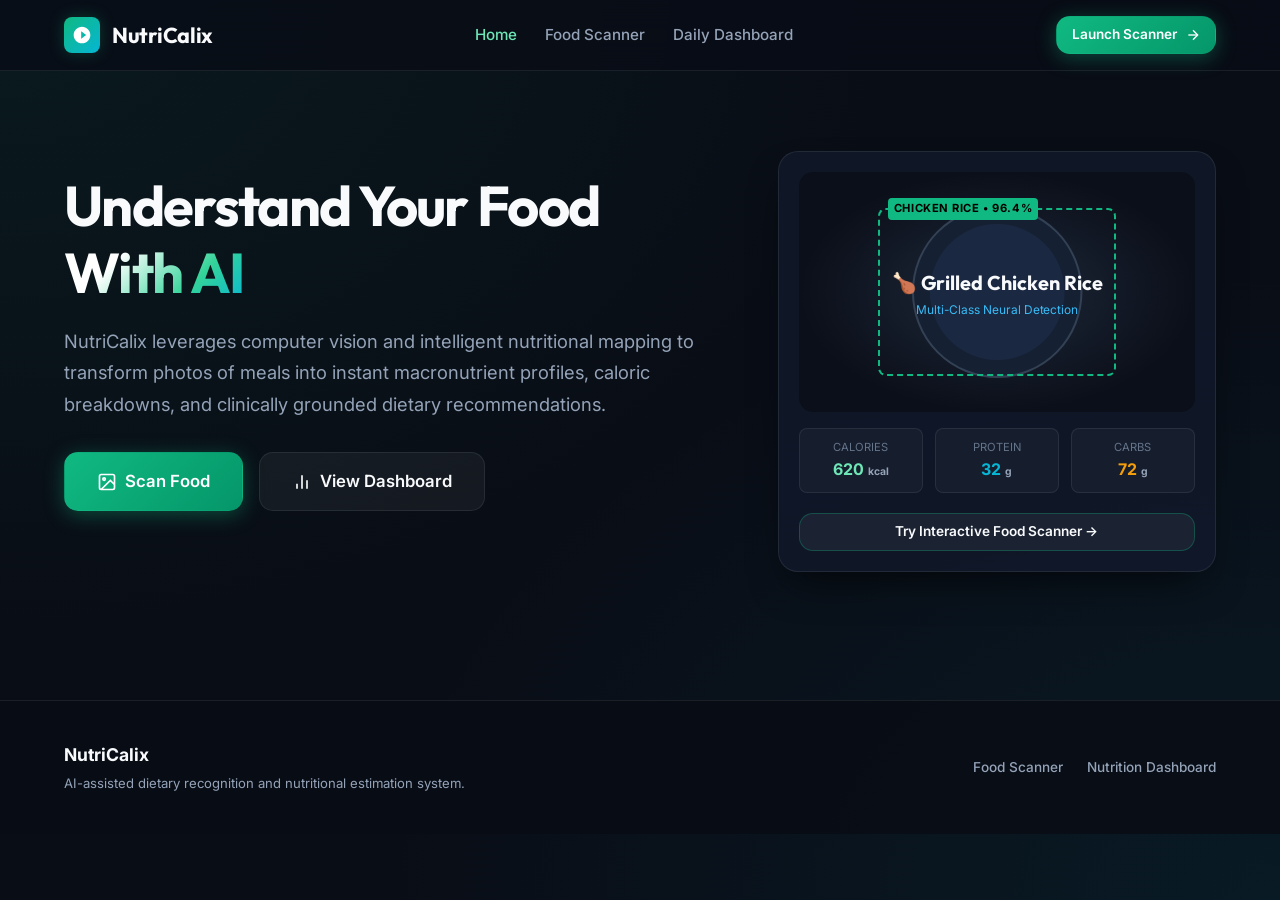
<file: index.html>
<!DOCTYPE html>
<html lang="en">
<head>
  <meta charset="UTF-8">
  <meta name="viewport" content="width=device-width, initial-scale=1.0">
  <title>NutriCalix - Understand Your Food With AI</title>
  <meta name="description" content="NutriCalix - An AI-powered dietary recognition and real-time macronutrient intelligence platform.">
  <link rel="stylesheet" href="css/style.css">
  <link rel="icon" href="data:image/svg+xml,<svg xmlns='http://www.w3.org/2000/svg' viewBox='0 0 100 100'><text y='.9em' font-size='90'>🥗</text></svg>">
</head>
<body>

  <header class="navbar">
    <div class="container nav-container">
      <a href="index.html" class="brand-logo">
        <div class="brand-icon">
          <svg viewBox="0 0 24 24">
            <path d="M12 2C6.48 2 2 6.48 2 12s4.48 10 10 10 10-4.48 10-10S17.52 2 12 2zm-1 14.5v-9l6 4.5-6 4.5z"/>
          </svg>
        </div>
        <span class="brand-name">NutriCalix</span>
      </a>

      <nav>
        <ul class="nav-links">
          <li><a href="index.html" class="nav-link active">Home</a></li>
          <li><a href="scan.html" class="nav-link">Food Scanner</a></li>
          <li><a href="scan.html#dashboard" class="nav-link">Daily Dashboard</a></li>
        </ul>
      </nav>

      <div>
        <a href="scan.html" class="btn btn-primary btn-sm">
          <span>Launch Scanner</span>
          <svg width="16" height="16" viewBox="0 0 24 24" fill="none" stroke="currentColor" stroke-width="2">
            <line x1="5" y1="12" x2="19" y2="12"></line>
            <polyline points="12 5 19 12 12 19"></polyline>
          </svg>
        </a>
      </div>
    </div>
  </header>

  <section class="hero-section">
    <div class="container">
      <div class="hero-grid">
        
        <div class="hero-text-col">
          <h1 class="hero-title">
            Understand Your Food <br>
            <span class="gradient-text">With AI</span>
          </h1>

          <p class="hero-desc">
            NutriCalix leverages computer vision and intelligent nutritional mapping to transform photos of meals into instant macronutrient profiles, caloric breakdowns, and clinically grounded dietary recommendations.
          </p>

          <div class="hero-cta">
            <a href="scan.html" class="btn btn-primary btn-lg" id="scanFoodBtn">
              <svg width="20" height="20" viewBox="0 0 24 24" fill="none" stroke="currentColor" stroke-width="2">
                <rect x="3" y="3" width="18" height="18" rx="2" ry="2"></rect>
                <circle cx="8.5" cy="8.5" r="1.5"></circle>
                <polyline points="21 15 16 10 5 21"></polyline>
              </svg>
              <span>Scan Food</span>
            </a>

            <a href="scan.html#dashboard" class="btn btn-secondary btn-lg">
              <svg width="20" height="20" viewBox="0 0 24 24" fill="none" stroke="currentColor" stroke-width="2">
                <line x1="18" y1="20" x2="18" y2="10"></line>
                <line x1="12" y1="20" x2="12" y2="4"></line>
                <line x1="6" y1="20" x2="6" y2="14"></line>
              </svg>
              <span>View Dashboard</span>
            </a>
          </div>
        </div>

        <div class="hero-preview-col">
          <div class="hero-preview-card">
            <div class="preview-image-box">
              <svg width="100%" height="100%" viewBox="0 0 400 240" preserveAspectRatio="none">
                <defs>
                  <radialGradient id="heroDish" cx="50%" cy="50%" r="50%">
                    <stop offset="0%" stop-color="#1e293b" />
                    <stop offset="100%" stop-color="#0b0f19" />
                  </radialGradient>
                </defs>
                <rect width="400" height="240" fill="url(#heroDish)" />
                <circle cx="200" cy="120" r="85" fill="#152033" stroke="#334155" stroke-width="2"/>
                <circle cx="200" cy="120" r="68" fill="#1b2842" />
                <text x="200" y="118" font-family="'Outfit', sans-serif" font-size="20" font-weight="bold" fill="#f8fafc" text-anchor="middle">🍗 Grilled Chicken Rice</text>
                <text x="200" y="142" font-family="'Inter', sans-serif" font-size="12" fill="#38bdf8" text-anchor="middle">Multi-Class Neural Detection</text>
              </svg>

              <div class="ai-bbox">
                <span class="ai-bbox-label">Chicken Rice • 96.4%</span>
              </div>
            </div>

            <div class="preview-stat-row">
              <div class="preview-stat-pill">
                <div class="p-name">Calories</div>
                <div class="p-val">620 <small style="font-size:0.65rem; color:#94a3b8;">kcal</small></div>
              </div>
              <div class="preview-stat-pill">
                <div class="p-name">Protein</div>
                <div class="p-val" style="color:#06b6d4;">32 <small style="font-size:0.65rem; color:#94a3b8;">g</small></div>
              </div>
              <div class="preview-stat-pill">
                <div class="p-name">Carbs</div>
                <div class="p-val" style="color:#f59e0b;">72 <small style="font-size:0.65rem; color:#94a3b8;">g</small></div>
              </div>
            </div>

            <div style="margin-top: 1.25rem; text-align: center;">
              <a href="scan.html" class="btn btn-secondary btn-sm" style="width: 100%; border-color: rgba(16,185,129,0.3);">
                Try Interactive Food Scanner →
              </a>
            </div>
          </div>
        </div>

      </div>
    </div>
  </section>

  <footer class="footer">
    <div class="container footer-flex">
      <div>
        <div style="font-weight: 700; color: #f8fafc; font-size: 1.1rem; margin-bottom: 0.25rem;">NutriCalix</div>
        <p style="font-size: 0.82rem; margin: 0;">AI-assisted dietary recognition and nutritional estimation system.</p>
      </div>

      <div style="display: flex; gap: 1.5rem; align-items: center;">
        <a href="scan.html" class="nav-link" style="font-size: 0.85rem;">Food Scanner</a>
        <a href="scan.html#dashboard" class="nav-link" style="font-size: 0.85rem;">Nutrition Dashboard</a>
      </div>
    </div>
  </footer>

</body>
</html>
</file>
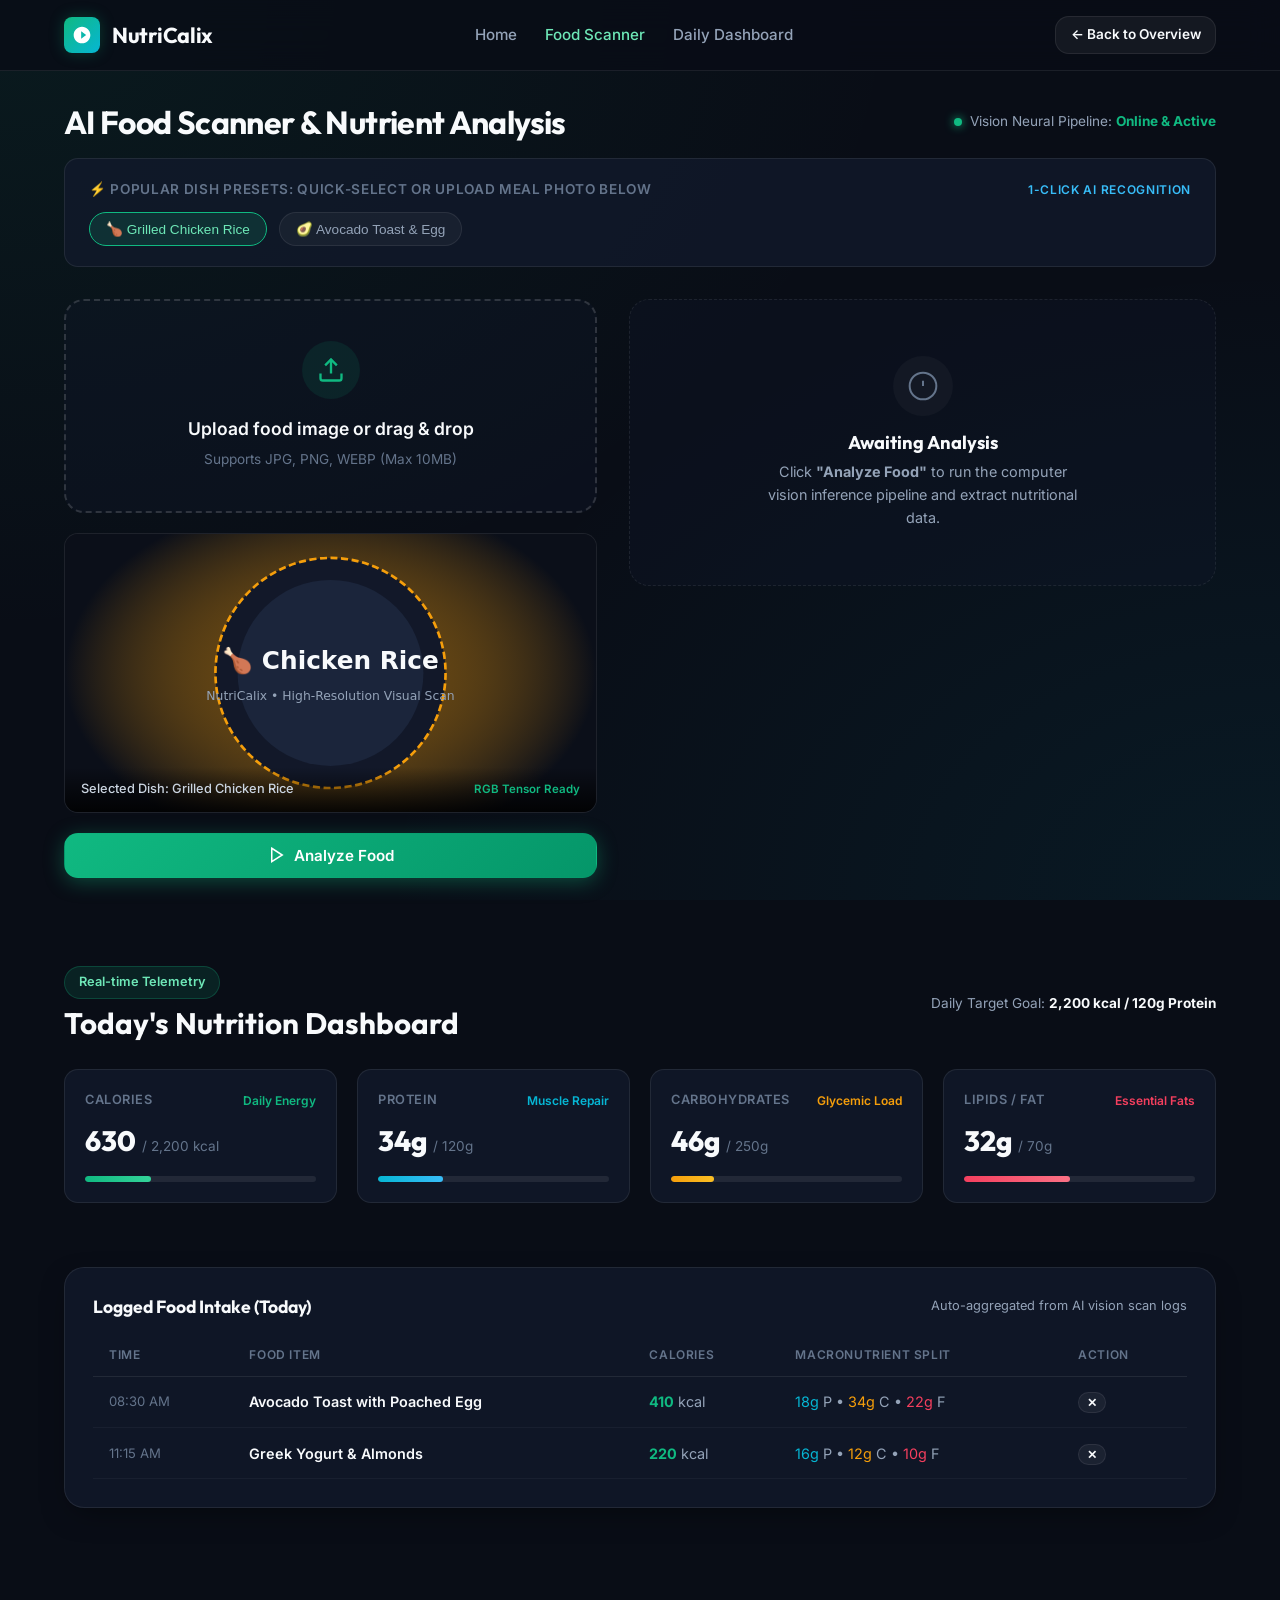
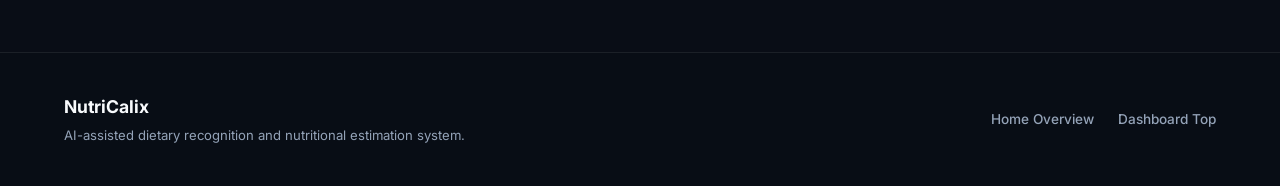
<file: scan.html>
<!DOCTYPE html>
<html lang="en">
<head>
  <meta charset="UTF-8">
  <meta name="viewport" content="width=device-width, initial-scale=1.0">
  <title>Food Scanner & AI Analysis - NutriCalix</title>
  <meta name="description" content="NutriCalix Food Scanner - Upload food photos, analyze calories and macronutrients, and track your daily nutrition.">
  <link rel="stylesheet" href="css/style.css">
  <link rel="icon" href="data:image/svg+xml,<svg xmlns='http://www.w3.org/2000/svg' viewBox='0 0 100 100'><text y='.9em' font-size='90'>🥗</text></svg>">
</head>
<body>

  <header class="navbar">
    <div class="container nav-container">
      <a href="index.html" class="brand-logo">
        <div class="brand-icon">
          <svg viewBox="0 0 24 24">
            <path d="M12 2C6.48 2 2 6.48 2 12s4.48 10 10 10 10-4.48 10-10S17.52 2 12 2zm-1 14.5v-9l6 4.5-6 4.5z"/>
          </svg>
        </div>
        <span class="brand-name">NutriCalix</span>
      </a>

      <nav>
        <ul class="nav-links">
          <li><a href="index.html" class="nav-link">Home</a></li>
          <li><a href="scan.html" class="nav-link active">Food Scanner</a></li>
          <li><a href="#dashboard" class="nav-link">Daily Dashboard</a></li>
        </ul>
      </nav>

      <div>
        <a href="index.html" class="btn btn-secondary btn-sm">
          <span>← Back to Overview</span>
        </a>
      </div>
    </div>
  </header>

  <main class="container">
    
    <div class="workspace-header">
      <div>
        <h1 class="page-title">AI Food Scanner & Nutrient Analysis</h1>
      </div>
      <div style="font-size: 0.85rem; color: #94a3b8; display: flex; align-items: center; gap: 0.5rem;">
        <span class="badge-pulse"></span>
        <span>Vision Neural Pipeline: <strong style="color: #10b981;">Online & Active</strong></span>
      </div>
    </div>

    <div class="sample-selector-wrap">
      <div class="sample-selector-title">
        <span>⚡ Popular Dish Presets: Quick-Select or Upload Meal Photo Below</span>
        <span style="font-size: 0.75rem; color: #38bdf8;">1-Click AI Recognition</span>
      </div>
      <div class="sample-chips">
        <button type="button" class="sample-chip active" data-food="chicken-rice">
          <span>🍗 Grilled Chicken Rice</span>
        </button>
        <button type="button" class="sample-chip" data-food="avocado-toast">
          <span>🥑 Avocado Toast & Egg</span>
        </button>
      </div>
    </div>

    <div class="scanner-grid">
      
      <div class="dropzone-container">
        
        <div class="dropzone" id="dropzone">
          <input type="file" id="fileInput" accept="image/png, image/jpeg, image/webp">
          <div class="dropzone-icon">
            <svg width="28" height="28" viewBox="0 0 24 24" fill="none" stroke="currentColor" stroke-width="2">
              <path d="M21 15v4a2 2 0 0 1-2 2H5a2 2 0 0 1-2-2v-4"></path>
              <polyline points="17 8 12 3 7 8"></polyline>
              <line x1="12" y1="3" x2="12" y2="15"></line>
            </svg>
          </div>
          <div class="dropzone-title">Upload food image or drag & drop</div>
          <div class="dropzone-sub">Supports JPG, PNG, WEBP (Max 10MB)</div>
        </div>

        <div class="preview-wrapper" id="previewWrapper">
          <img id="previewImage" class="preview-image" src="" alt="Food Preview">
          <div class="scanner-laser"></div>
          
          <div class="preview-overlay-info">
            <span id="previewSubtext" style="color: #cbd5e1; font-weight: 500;">Ready for AI analysis</span>
            <span style="font-size: 0.72rem; color: #10b981; font-weight: 600;">RGB Tensor Ready</span>
          </div>
        </div>

        <div class="scan-controls">
          <button type="button" class="btn btn-primary" id="analyzeBtn" style="flex: 1;">
            <svg width="18" height="18" viewBox="0 0 24 24" fill="none" stroke="currentColor" stroke-width="2">
              <polygon points="5 3 19 12 5 21 5 3"></polygon>
            </svg>
            <span>Analyze Food</span>
          </button>
        </div>

        <div class="ai-status-box" id="aiStatusBox">
          <div class="spinner"></div>
          <span id="aiStatusText">Initializing vision neural net...</span>
        </div>

      </div>

      <div class="results-container">
        
        <div class="result-empty-state" id="resultEmptyState">
          <div class="result-empty-icon">
            <svg width="32" height="32" viewBox="0 0 24 24" fill="none" stroke="currentColor" stroke-width="1.5">
              <circle cx="12" cy="12" r="10"></circle>
              <line x1="12" y1="8" x2="12" y2="12"></line>
              <line x1="12" y1="16" x2="12.01" y2="16"></line>
            </svg>
          </div>
          <h3 style="font-size: 1.15rem; margin-bottom: 0.35rem;">Awaiting Analysis</h3>
          <p style="font-size: 0.9rem; max-width: 320px; margin: 0 auto;">
            Click <strong>"Analyze Food"</strong> to run the computer vision inference pipeline and extract nutritional data.
          </p>
        </div>

        <div class="glass-card result-card" id="resultCard">
          
          <div class="result-header">
            <div>
              <div style="font-size: 0.75rem; text-transform: uppercase; color: #10b981; font-weight: 700; letter-spacing: 0.05em; margin-bottom: 0.2rem;">
                AI Recognition Match
              </div>
              <h2 class="result-food-title" id="resFoodTitle">Grilled Chicken Rice</h2>
            </div>
            <div class="confidence-badge" id="resFoodConfidence">
              <span class="badge-pulse" style="width: 6px; height: 6px;"></span>
              96.4% Confidence
            </div>
          </div>

          <div class="nutrition-grid">
            
            <div class="nutrient-card cal">
              <div class="nutrient-label">Calories</div>
              <div class="nutrient-val"><span id="resCal">620</span><span class="nutrient-unit">kcal</span></div>
            </div>

            <div class="nutrient-card pro">
              <div class="nutrient-label">Protein</div>
              <div class="nutrient-val"><span id="resPro">32</span><span class="nutrient-unit">g</span></div>
            </div>

            <div class="nutrient-card carb">
              <div class="nutrient-label">Carbs</div>
              <div class="nutrient-val"><span id="resCarb">72</span><span class="nutrient-unit">g</span></div>
            </div>

            <div class="nutrient-card fat">
              <div class="nutrient-label">Fat</div>
              <div class="nutrient-val"><span id="resFat">20</span><span class="nutrient-unit">g</span></div>
            </div>

            <div class="nutrient-card fib">
              <div class="nutrient-label">Fiber</div>
              <div class="nutrient-val"><span id="resFib">4</span><span class="nutrient-unit">g</span></div>
            </div>

          </div>

          <div class="assessment-box moderate" id="resAssessmentBox">
            <span class="assessment-icon" id="resAssessmentIcon">⚠️</span>
            <div class="assessment-text" id="resAssessmentText">
              Moderate — good protein but relatively high in calories and simple carbohydrates.
            </div>
          </div>

          <div class="suggestions-box">
            <div class="suggestions-title">
              <svg width="16" height="16" viewBox="0 0 24 24" fill="none" stroke="currentColor" stroke-width="2">
                <path d="M14 9V5a3 3 0 0 0-3-3l-4 9v11h11.28a2 2 0 0 0 2-1.7l1.38-9a2 2 0 0 0-2-2.3zM7 22H4a2 2 0 0 1-2-2v-7a2 2 0 0 1 2-2h3"></path>
              </svg>
              <span>Dietary Suggestions</span>
            </div>
            <ul class="suggestion-items" id="resSuggestionsList">
              <li class="suggestion-item">
                <span class="suggestion-bullet">✔</span>
                <span>Swap white rice with brown rice or quinoa for higher dietary fiber and lower GI.</span>
              </li>
              <li class="suggestion-item">
                <span class="suggestion-bullet">✔</span>
                <span>Add steamed broccoli or mixed salad to increase micronutrient density.</span>
              </li>
              <li class="suggestion-item">
                <span class="suggestion-bullet">✔</span>
                <span>Reduce cooking oil or skin on chicken to lower saturated fat content.</span>
              </li>
            </ul>
          </div>

          <button type="button" class="btn btn-primary" id="logMealBtn" style="width: 100%;">
            <svg width="18" height="18" viewBox="0 0 24 24" fill="none" stroke="currentColor" stroke-width="2">
              <path d="M19 21H5a2 2 0 0 1-2-2V5a2 2 0 0 1 2-2h11l5 5v11a2 2 0 0 1-2 2z"></path>
              <polyline points="17 21 17 13 7 13 7 21"></polyline>
              <polyline points="7 3 7 8 15 8"></polyline>
            </svg>
            <span>Log to Today's Dashboard</span>
          </button>

        </div>

      </div>

    </div>

    <section class="dashboard-section" id="dashboard">
      <div class="dashboard-head">
        <div>
          <div class="badge-pill" style="margin-bottom: 0.4rem;">Real-time Telemetry</div>
          <h2 style="font-size: 1.85rem;">Today's Nutrition Dashboard</h2>
        </div>
        <div style="font-size: 0.85rem; color: #94a3b8;">
          Daily Target Goal: <strong style="color: #f8fafc;">2,200 kcal / 120g Protein</strong>
        </div>
      </div>

      <div class="dashboard-grid">
        
        <div class="stats-grid">
          
          <div class="stat-card">
            <div class="stat-head">
              <span class="stat-title">Calories</span>
              <span style="font-size: 0.75rem; color: #10b981; font-weight: 600;">Daily Energy</span>
            </div>
            <div class="stat-val-row">
              <span class="stat-val" id="dashCal">630</span>
              <span class="stat-target">/ 2,200 kcal</span>
            </div>
            <div class="progress-track">
              <div class="progress-fill fill-cal" id="dashCalProgress" style="width: 28%;"></div>
            </div>
          </div>

          <div class="stat-card">
            <div class="stat-head">
              <span class="stat-title">Protein</span>
              <span style="font-size: 0.75rem; color: #06b6d4; font-weight: 600;">Muscle Repair</span>
            </div>
            <div class="stat-val-row">
              <span class="stat-val" id="dashPro">34g</span>
              <span class="stat-target">/ 120g</span>
            </div>
            <div class="progress-track">
              <div class="progress-fill fill-pro" id="dashProProgress" style="width: 28%;"></div>
            </div>
          </div>

          <div class="stat-card">
            <div class="stat-head">
              <span class="stat-title">Carbohydrates</span>
              <span style="font-size: 0.75rem; color: #f59e0b; font-weight: 600;">Glycemic Load</span>
            </div>
            <div class="stat-val-row">
              <span class="stat-val" id="dashCarb">46g</span>
              <span class="stat-target">/ 250g</span>
            </div>
            <div class="progress-track">
              <div class="progress-fill fill-carb" id="dashCarbProgress" style="width: 18%;"></div>
            </div>
          </div>

          <div class="stat-card">
            <div class="stat-head">
              <span class="stat-title">Lipids / Fat</span>
              <span style="font-size: 0.75rem; color: #f43f5e; font-weight: 600;">Essential Fats</span>
            </div>
            <div class="stat-val-row">
              <span class="stat-val" id="dashFat">32g</span>
              <span class="stat-target">/ 70g</span>
            </div>
            <div class="progress-track">
              <div class="progress-fill fill-fat" id="dashFatProgress" style="width: 45%;"></div>
            </div>
          </div>

        </div>

        <div class="glass-card recent-meals-box">
          <div style="display: flex; align-items: center; justify-content: space-between; margin-bottom: 1rem;">
            <h3 style="font-size: 1.1rem;">Logged Food Intake (Today)</h3>
            <span style="font-size: 0.8rem; color: #94a3b8;">Auto-aggregated from AI vision scan logs</span>
          </div>

          <div style="overflow-x: auto;">
            <table class="meals-table">
              <thead>
                <tr>
                  <th>Time</th>
                  <th>Food Item</th>
                  <th>Calories</th>
                  <th>Macronutrient Split</th>
                  <th>Action</th>
                </tr>
              </thead>
              <tbody id="mealsTableBody">
              </tbody>
            </table>
          </div>
        </div>

      </div>
    </section>

  </main>

  <footer class="footer">
    <div class="container footer-flex">
      <div>
        <div style="font-weight: 700; color: #f8fafc; font-size: 1.1rem; margin-bottom: 0.25rem;">NutriCalix</div>
        <p style="font-size: 0.82rem; margin: 0;">AI-assisted dietary recognition and nutritional estimation system.</p>
      </div>

      <div style="display: flex; gap: 1.5rem; align-items: center;">
        <a href="index.html" class="nav-link" style="font-size: 0.85rem;">Home Overview</a>
        <a href="#dashboard" class="nav-link" style="font-size: 0.85rem;">Dashboard Top</a>
      </div>
    </div>
  </footer>

  <script src="js/app.js"></script>
</body>
</html>
</file>
<file: css/style.css>
@import url('https://fonts.googleapis.com/css2?family=Inter:wght@300;400;500;600;700;800&family=Outfit:wght@500;600;700;800&display=swap');

:root {
  --bg-primary: #090d16;
  --bg-secondary: #0f172a;
  --bg-card: rgba(18, 26, 45, 0.75);
  --bg-card-hover: rgba(25, 36, 62, 0.85);
  --bg-card-border: rgba(255, 255, 255, 0.08);
  --bg-card-border-active: rgba(16, 185, 129, 0.4);

  --emerald-primary: #10b981;
  --emerald-glow: rgba(16, 185, 129, 0.25);
  --emerald-dark: #059669;
  --emerald-light: #6ee7b7;

  --cyan-primary: #06b6d4;
  --cyan-glow: rgba(6, 182, 212, 0.25);

  --amber-primary: #f59e0b;
  --rose-primary: #f43f5e;
  --indigo-primary: #6366f1;

  --text-main: #f8fafc;
  --text-muted: #94a3b8;
  --text-subtle: #64748b;

  --font-main: 'Inter', -apple-system, BlinkMacSystemFont, 'Segoe UI', Roboto, sans-serif;
  --font-heading: 'Outfit', 'Inter', sans-serif;

  --radius-sm: 8px;
  --radius-md: 14px;
  --radius-lg: 20px;
  --radius-full: 9999px;

  --shadow-card: 0 10px 30px -10px rgba(0, 0, 0, 0.5);
  --shadow-glow: 0 0 25px rgba(16, 185, 129, 0.15);
  --transition-smooth: all 0.25s cubic-bezier(0.4, 0, 0.2, 1);
}

*, *::before, *::after {
  box-sizing: border-box;
  margin: 0;
  padding: 0;
}

html {
  scroll-behavior: smooth;
  color-scheme: dark;
}

body {
  font-family: var(--font-main);
  background-color: var(--bg-primary);
  color: var(--text-main);
  line-height: 1.6;
  min-height: 100vh;
  overflow-x: hidden;
  background-image: 
    radial-gradient(at 0% 0%, rgba(16, 185, 129, 0.08) 0px, transparent 50%),
    radial-gradient(at 100% 100%, rgba(6, 182, 212, 0.08) 0px, transparent 50%);
  background-attachment: fixed;
}

h1, h2, h3, h4 {
  font-family: var(--font-heading);
  font-weight: 700;
  line-height: 1.2;
  color: var(--text-main);
}

p {
  color: var(--text-muted);
}

a {
  color: inherit;
  text-decoration: none;
}

.container {
  width: 100%;
  max-width: 1200px;
  margin-left: auto;
  margin-right: auto;
  padding-left: 1.5rem;
  padding-right: 1.5rem;
}

.navbar {
  position: sticky;
  top: 0;
  z-index: 100;
  backdrop-filter: blur(16px);
  -webkit-backdrop-filter: blur(16px);
  background: rgba(9, 13, 22, 0.82);
  border-bottom: 1px solid var(--bg-card-border);
  padding: 1rem 0;
}

.nav-container {
  display: flex;
  align-items: center;
  justify-content: space-between;
}

.brand-logo {
  display: flex;
  align-items: center;
  gap: 0.75rem;
  font-family: var(--font-heading);
  font-size: 1.35rem;
  font-weight: 700;
  letter-spacing: -0.02em;
}

.brand-icon {
  width: 36px;
  height: 36px;
  border-radius: var(--radius-sm);
  background: linear-gradient(135deg, var(--emerald-primary), var(--cyan-primary));
  display: flex;
  align-items: center;
  justify-content: center;
  box-shadow: 0 0 15px var(--emerald-glow);
}

.brand-icon svg {
  width: 20px;
  height: 20px;
  fill: #fff;
}

.brand-name {
  color: var(--text-main);
}

.brand-tag {
  font-size: 0.7rem;
  padding: 0.15rem 0.5rem;
  border-radius: var(--radius-full);
  background: rgba(16, 185, 129, 0.15);
  border: 1px solid rgba(16, 185, 129, 0.3);
  color: var(--emerald-light);
  font-weight: 600;
  text-transform: uppercase;
  letter-spacing: 0.05em;
  margin-left: 0.4rem;
}

.nav-links {
  display: flex;
  align-items: center;
  gap: 1.75rem;
  list-style: none;
}

.nav-link {
  font-size: 0.95rem;
  font-weight: 500;
  color: var(--text-muted);
  transition: var(--transition-smooth);
}

.nav-link:hover, .nav-link.active {
  color: var(--emerald-light);
}

.btn {
  display: inline-flex;
  align-items: center;
  justify-content: center;
  gap: 0.5rem;
  padding: 0.75rem 1.4rem;
  font-size: 0.95rem;
  font-weight: 600;
  border-radius: var(--radius-md);
  border: 1px solid transparent;
  cursor: pointer;
  transition: var(--transition-smooth);
  font-family: var(--font-main);
  text-decoration: none;
}

.btn-primary {
  background: linear-gradient(135deg, #10b981 0%, #059669 100%);
  color: #ffffff;
  box-shadow: 0 4px 20px rgba(16, 185, 129, 0.35);
}

.btn-primary:hover {
  transform: translateY(-2px);
  box-shadow: 0 6px 25px rgba(16, 185, 129, 0.5);
  background: linear-gradient(135deg, #34d399 0%, #059669 100%);
}

.btn-secondary {
  background: rgba(255, 255, 255, 0.05);
  color: var(--text-main);
  border: 1px solid var(--bg-card-border);
}

.btn-secondary:hover {
  background: rgba(255, 255, 255, 0.1);
  border-color: rgba(255, 255, 255, 0.2);
}

.btn-lg {
  padding: 0.95rem 2rem;
  font-size: 1.05rem;
}

.btn-sm {
  padding: 0.45rem 0.9rem;
  font-size: 0.85rem;
}

.badge-pill {
  display: inline-flex;
  align-items: center;
  gap: 0.4rem;
  padding: 0.35rem 0.85rem;
  border-radius: var(--radius-full);
  font-size: 0.8rem;
  font-weight: 600;
  background: rgba(16, 185, 129, 0.12);
  border: 1px solid rgba(16, 185, 129, 0.25);
  color: var(--emerald-light);
  margin-bottom: 1.25rem;
}

.badge-pulse {
  width: 8px;
  height: 8px;
  border-radius: 50%;
  background: var(--emerald-primary);
  box-shadow: 0 0 10px var(--emerald-primary);
  animation: pulseDot 2s infinite;
}

@keyframes pulseDot {
  0% { transform: scale(0.9); opacity: 0.8; }
  50% { transform: scale(1.3); opacity: 1; }
  100% { transform: scale(0.9); opacity: 0.8; }
}

.glass-card {
  background: var(--bg-card);
  backdrop-filter: blur(12px);
  -webkit-backdrop-filter: blur(12px);
  border: 1px solid var(--bg-card-border);
  border-radius: var(--radius-lg);
  padding: 1.75rem;
  box-shadow: var(--shadow-card);
  transition: var(--transition-smooth);
}

.glass-card:hover {
  border-color: rgba(255, 255, 255, 0.12);
}

.hero-section {
  padding: 5rem 0 4rem;
  position: relative;
}

.hero-grid {
  display: grid;
  grid-template-columns: 1.2fr 0.8fr;
  align-items: center;
  gap: 3.5rem;
}

.hero-title {
  font-size: 3.5rem;
  letter-spacing: -0.03em;
  margin-bottom: 1.25rem;
}

.gradient-text {
  background: linear-gradient(135deg, #ffffff 30%, #34d399 70%, #06b6d4 100%);
  -webkit-background-clip: text;
  -webkit-text-fill-color: transparent;
}

.hero-desc {
  font-size: 1.15rem;
  line-height: 1.7;
  margin-bottom: 2rem;
  color: var(--text-muted);
}

.hero-cta {
  display: flex;
  align-items: center;
  gap: 1rem;
  flex-wrap: wrap;
  margin-bottom: 2.5rem;
}

.academic-meta {
  display: flex;
  align-items: center;
  gap: 2rem;
  padding-top: 1.5rem;
  border-top: 1px solid var(--bg-card-border);
}

.meta-item {
  display: flex;
  flex-direction: column;
}

.meta-item .label {
  font-size: 0.75rem;
  text-transform: uppercase;
  color: var(--text-subtle);
  font-weight: 600;
  letter-spacing: 0.04em;
}

.meta-item .val {
  font-size: 0.95rem;
  color: var(--text-main);
  font-weight: 600;
}

.hero-preview-card {
  position: relative;
  background: var(--bg-card);
  border: 1px solid var(--bg-card-border);
  border-radius: var(--radius-lg);
  padding: 1.25rem;
  box-shadow: 0 20px 40px -15px rgba(0, 0, 0, 0.7);
  overflow: hidden;
}

.preview-badge-row {
  display: flex;
  justify-content: space-between;
  align-items: center;
  margin-bottom: 1rem;
}

.preview-image-box {
  position: relative;
  border-radius: var(--radius-md);
  overflow: hidden;
  height: 240px;
  background: #0f172a;
}

.preview-image-box img {
  width: 100%;
  height: 100%;
  object-fit: cover;
  display: block;
}

.ai-bbox {
  position: absolute;
  top: 15%;
  left: 20%;
  width: 60%;
  height: 70%;
  border: 2px dashed var(--emerald-primary);
  border-radius: 8px;
  pointer-events: none;
  animation: pulseBox 3s infinite alternate;
}

.ai-bbox-label {
  position: absolute;
  top: -12px;
  left: 8px;
  background: var(--emerald-primary);
  color: #000;
  font-size: 0.7rem;
  font-weight: 700;
  padding: 2px 6px;
  border-radius: 4px;
  text-transform: uppercase;
  letter-spacing: 0.05em;
}

@keyframes pulseBox {
  0% { border-color: rgba(16, 185, 129, 0.4); box-shadow: 0 0 10px rgba(16, 185, 129, 0.1); }
  100% { border-color: rgba(6, 182, 212, 0.8); box-shadow: 0 0 20px rgba(6, 182, 212, 0.25); }
}

.preview-stat-row {
  display: grid;
  grid-template-columns: repeat(3, 1fr);
  gap: 0.75rem;
  margin-top: 1rem;
}

.preview-stat-pill {
  background: rgba(255, 255, 255, 0.03);
  border: 1px solid var(--bg-card-border);
  border-radius: var(--radius-sm);
  padding: 0.6rem;
  text-align: center;
}

.preview-stat-pill .p-name {
  font-size: 0.7rem;
  color: var(--text-subtle);
  text-transform: uppercase;
}

.preview-stat-pill .p-val {
  font-size: 1rem;
  font-weight: 700;
  color: var(--emerald-light);
}

.section {
  padding: 5rem 0;
}

.section-head {
  text-align: center;
  max-width: 680px;
  margin: 0 auto 3.5rem;
}

.section-head h2 {
  font-size: 2.25rem;
  margin-bottom: 0.75rem;
}

.features-grid {
  display: grid;
  grid-template-columns: repeat(3, 1fr);
  gap: 2rem;
}

.feature-card {
  position: relative;
  transition: transform 0.25s ease, border-color 0.25s ease;
}

.feature-card:hover {
  transform: translateY(-5px);
  border-color: var(--bg-card-border-active);
}

.feature-icon-wrapper {
  width: 52px;
  height: 52px;
  border-radius: var(--radius-md);
  background: rgba(16, 185, 129, 0.1);
  border: 1px solid rgba(16, 185, 129, 0.2);
  display: flex;
  align-items: center;
  justify-content: center;
  margin-bottom: 1.25rem;
  color: var(--emerald-light);
}

.feature-card h3 {
  font-size: 1.25rem;
  margin-bottom: 0.75rem;
}

.feature-card p {
  font-size: 0.95rem;
  color: var(--text-muted);
}

.pipeline-banner {
  background: linear-gradient(135deg, rgba(16, 185, 129, 0.08), rgba(6, 182, 212, 0.08));
  border: 1px solid rgba(16, 185, 129, 0.2);
  border-radius: var(--radius-lg);
  padding: 2.5rem;
  margin-top: 4rem;
}

.pipeline-flex {
  display: flex;
  align-items: center;
  justify-content: space-between;
  gap: 1.5rem;
  flex-wrap: wrap;
}

.pipeline-steps {
  display: flex;
  align-items: center;
  gap: 1rem;
  flex-wrap: wrap;
  margin-top: 1.5rem;
}

.pipe-chip {
  background: var(--bg-secondary);
  border: 1px solid var(--bg-card-border);
  padding: 0.5rem 1rem;
  border-radius: var(--radius-md);
  font-size: 0.85rem;
  font-weight: 600;
  display: flex;
  align-items: center;
  gap: 0.5rem;
}

.pipe-arrow {
  color: var(--emerald-primary);
  font-weight: bold;
}

.workspace-header {
  padding: 2rem 0 1rem;
  display: flex;
  align-items: center;
  justify-content: space-between;
  flex-wrap: wrap;
  gap: 1rem;
}

.page-title {
  font-size: 2rem;
  letter-spacing: -0.02em;
}

.sample-selector-wrap {
  margin-bottom: 2rem;
  padding: 1.25rem 1.5rem;
  background: var(--bg-card);
  border: 1px solid var(--bg-card-border);
  border-radius: var(--radius-md);
}

.sample-selector-title {
  font-size: 0.85rem;
  font-weight: 600;
  text-transform: uppercase;
  letter-spacing: 0.05em;
  color: var(--text-subtle);
  margin-bottom: 0.75rem;
  display: flex;
  align-items: center;
  justify-content: space-between;
}

.sample-chips {
  display: flex;
  align-items: center;
  gap: 0.75rem;
  flex-wrap: wrap;
}

.sample-chip {
  background: rgba(255, 255, 255, 0.04);
  border: 1px solid var(--bg-card-border);
  padding: 0.5rem 1rem;
  border-radius: var(--radius-full);
  font-size: 0.85rem;
  font-weight: 500;
  cursor: pointer;
  transition: var(--transition-smooth);
  color: var(--text-muted);
  display: inline-flex;
  align-items: center;
  gap: 0.4rem;
}

.sample-chip:hover, .sample-chip.active {
  background: rgba(16, 185, 129, 0.15);
  border-color: var(--emerald-primary);
  color: var(--emerald-light);
}

.scanner-grid {
  display: grid;
  grid-template-columns: 1fr 1.1fr;
  gap: 2rem;
  margin-bottom: 3.5rem;
  align-items: start;
}

.dropzone-container {
  display: flex;
  flex-direction: column;
  gap: 1.25rem;
}

.dropzone {
  border: 2px dashed rgba(255, 255, 255, 0.15);
  border-radius: var(--radius-lg);
  padding: 2.5rem 1.5rem;
  text-align: center;
  cursor: pointer;
  background: rgba(15, 23, 42, 0.4);
  transition: var(--transition-smooth);
  position: relative;
  overflow: hidden;
}

.dropzone:hover, .dropzone.drag-active {
  border-color: var(--emerald-primary);
  background: rgba(16, 185, 129, 0.05);
}

.dropzone input[type="file"] {
  display: none;
}

.dropzone-icon {
  width: 58px;
  height: 58px;
  margin: 0 auto 1rem;
  border-radius: 50%;
  background: rgba(16, 185, 129, 0.1);
  display: flex;
  align-items: center;
  justify-content: center;
  color: var(--emerald-primary);
}

.dropzone-title {
  font-size: 1.1rem;
  font-weight: 600;
  color: var(--text-main);
  margin-bottom: 0.35rem;
}

.dropzone-sub {
  font-size: 0.85rem;
  color: var(--text-subtle);
}

.preview-wrapper {
  position: relative;
  width: 100%;
  height: 280px;
  border-radius: var(--radius-md);
  overflow: hidden;
  background: #0b0f19;
  border: 1px solid var(--bg-card-border);
  display: none; 
}

.preview-wrapper.visible {
  display: block;
}

.preview-image {
  width: 100%;
  height: 100%;
  object-fit: cover;
  display: block;
}

.scanner-laser {
  position: absolute;
  top: 0;
  left: 0;
  right: 0;
  height: 3px;
  background: linear-gradient(90deg, transparent, #10b981, #06b6d4, transparent);
  box-shadow: 0 0 15px #10b981, 0 0 25px #06b6d4;
  opacity: 0;
  pointer-events: none;
  z-index: 10;
}

.scanning .scanner-laser {
  opacity: 1;
  animation: laserScan 1.8s infinite ease-in-out;
}

@keyframes laserScan {
  0% { top: 0%; }
  50% { top: 96%; }
  100% { top: 0%; }
}

.preview-overlay-info {
  position: absolute;
  bottom: 0;
  left: 0;
  right: 0;
  padding: 0.75rem 1rem;
  background: linear-gradient(to top, rgba(0, 0, 0, 0.85), transparent);
  display: flex;
  align-items: center;
  justify-content: space-between;
  font-size: 0.8rem;
}

.scan-controls {
  display: flex;
  align-items: center;
  gap: 1rem;
}

.ai-status-box {
  margin-top: 0.75rem;
  padding: 0.75rem 1rem;
  background: rgba(6, 182, 212, 0.08);
  border: 1px solid rgba(6, 182, 212, 0.2);
  border-radius: var(--radius-sm);
  display: none;
  align-items: center;
  gap: 0.75rem;
  font-size: 0.88rem;
  color: var(--cyan-primary);
}

.ai-status-box.visible {
  display: flex;
}

.spinner {
  width: 18px;
  height: 18px;
  border: 2px solid rgba(6, 182, 212, 0.3);
  border-top-color: var(--cyan-primary);
  border-radius: 50%;
  animation: spin 0.8s linear infinite;
}

@keyframes spin {
  to { transform: rotate(360deg); }
}

.results-container {
  display: flex;
  flex-direction: column;
  gap: 1.5rem;
}

.result-empty-state {
  text-align: center;
  padding: 3.5rem 2rem;
  border: 1px dashed var(--bg-card-border);
  border-radius: var(--radius-lg);
  background: rgba(18, 26, 45, 0.3);
}

.result-empty-icon {
  width: 60px;
  height: 60px;
  margin: 0 auto 1rem;
  border-radius: 50%;
  background: rgba(255, 255, 255, 0.03);
  display: flex;
  align-items: center;
  justify-content: center;
  color: var(--text-subtle);
}

.result-card {
  display: none; 
  animation: fadeIn 0.4s ease forwards;
}

.result-card.visible {
  display: block;
}

@keyframes fadeIn {
  from { opacity: 0; transform: translateY(8px); }
  to { opacity: 1; transform: translateY(0); }
}

.result-header {
  display: flex;
  align-items: flex-start;
  justify-content: space-between;
  margin-bottom: 1.25rem;
  gap: 1rem;
}

.result-food-title {
  font-size: 1.6rem;
  color: var(--text-main);
  margin-bottom: 0.25rem;
}

.confidence-badge {
  display: inline-flex;
  align-items: center;
  gap: 0.35rem;
  padding: 0.3rem 0.75rem;
  border-radius: var(--radius-full);
  font-size: 0.78rem;
  font-weight: 700;
  background: rgba(16, 185, 129, 0.15);
  border: 1px solid rgba(16, 185, 129, 0.3);
  color: var(--emerald-light);
}

.nutrition-grid {
  display: grid;
  grid-template-columns: repeat(auto-fit, minmax(100px, 1fr));
  gap: 0.75rem;
  margin-bottom: 1.5rem;
}

.nutrient-card {
  background: rgba(15, 23, 42, 0.6);
  border: 1px solid var(--bg-card-border);
  border-radius: var(--radius-md);
  padding: 1rem 0.75rem;
  text-align: center;
  position: relative;
  overflow: hidden;
  transition: var(--transition-smooth);
}

.nutrient-card:hover {
  border-color: rgba(255, 255, 255, 0.18);
  transform: translateY(-2px);
}

.nutrient-card::after {
  content: '';
  position: absolute;
  top: 0;
  left: 0;
  right: 0;
  height: 3px;
}

.nutrient-card.cal::after { background: var(--emerald-primary); }
.nutrient-card.pro::after { background: var(--cyan-primary); }
.nutrient-card.carb::after { background: var(--amber-primary); }
.nutrient-card.fat::after { background: var(--rose-primary); }
.nutrient-card.fib::after { background: var(--indigo-primary); }

.nutrient-label {
  font-size: 0.72rem;
  text-transform: uppercase;
  font-weight: 600;
  color: var(--text-subtle);
  letter-spacing: 0.05em;
  margin-bottom: 0.25rem;
}

.nutrient-val {
  font-size: 1.35rem;
  font-weight: 800;
  font-family: var(--font-heading);
  color: var(--text-main);
  line-height: 1.1;
}

.nutrient-unit {
  font-size: 0.75rem;
  font-weight: 500;
  color: var(--text-muted);
  margin-left: 2px;
}

.assessment-box {
  padding: 1.1rem 1.25rem;
  border-radius: var(--radius-md);
  background: rgba(245, 158, 11, 0.1);
  border: 1px solid rgba(245, 158, 11, 0.25);
  margin-bottom: 1.5rem;
  display: flex;
  align-items: flex-start;
  gap: 0.85rem;
}

.assessment-box.healthy {
  background: rgba(16, 185, 129, 0.1);
  border-color: rgba(16, 185, 129, 0.25);
}

.assessment-box.moderate {
  background: rgba(245, 158, 11, 0.1);
  border-color: rgba(245, 158, 11, 0.25);
}

.assessment-icon {
  font-size: 1.2rem;
  flex-shrink: 0;
  margin-top: 1px;
}

.assessment-text {
  font-size: 0.92rem;
  color: var(--text-main);
  font-weight: 500;
}

.suggestions-box {
  margin-bottom: 1.5rem;
}

.suggestions-title {
  font-size: 0.88rem;
  font-weight: 700;
  color: var(--text-muted);
  text-transform: uppercase;
  letter-spacing: 0.04em;
  margin-bottom: 0.75rem;
  display: flex;
  align-items: center;
  gap: 0.5rem;
}

.suggestion-items {
  list-style: none;
  display: flex;
  flex-direction: column;
  gap: 0.5rem;
}

.suggestion-item {
  display: flex;
  align-items: flex-start;
  gap: 0.65rem;
  font-size: 0.9rem;
  color: var(--text-muted);
  background: rgba(255, 255, 255, 0.02);
  border: 1px solid var(--bg-card-border);
  padding: 0.6rem 0.85rem;
  border-radius: var(--radius-sm);
}

.suggestion-bullet {
  color: var(--emerald-primary);
  font-weight: bold;
}

.dashboard-section {
  padding: 2rem 0 5rem;
}

.dashboard-head {
  display: flex;
  align-items: center;
  justify-content: space-between;
  margin-bottom: 1.75rem;
  flex-wrap: wrap;
  gap: 1rem;
}

.dashboard-grid {
  display: flex;
  flex-direction: column;
  gap: 2rem;
}

.stats-grid {
  display: grid;
  grid-template-columns: repeat(4, 1fr);
  gap: 1.25rem;
}

.stat-card {
  background: var(--bg-card);
  border: 1px solid var(--bg-card-border);
  border-radius: var(--radius-md);
  padding: 1.25rem;
  position: relative;
  display: flex;
  flex-direction: column;
  justify-content: space-between;
}

.stat-head {
  display: flex;
  align-items: center;
  justify-content: space-between;
  margin-bottom: 0.5rem;
}

.stat-title {
  font-size: 0.8rem;
  color: var(--text-subtle);
  text-transform: uppercase;
  font-weight: 600;
  letter-spacing: 0.04em;
}

.stat-val-row {
  display: flex;
  align-items: baseline;
  gap: 0.35rem;
  margin-bottom: 0.75rem;
}

.stat-val {
  font-size: 1.75rem;
  font-weight: 800;
  font-family: var(--font-heading);
  color: var(--text-main);
}

.stat-target {
  font-size: 0.85rem;
  color: var(--text-subtle);
}

.progress-track {
  width: 100%;
  height: 6px;
  background: rgba(255, 255, 255, 0.08);
  border-radius: var(--radius-full);
  overflow: hidden;
}

.progress-fill {
  height: 100%;
  border-radius: var(--radius-full);
  transition: width 0.6s cubic-bezier(0.4, 0, 0.2, 1);
}

.fill-cal { background: linear-gradient(90deg, #10b981, #34d399); }
.fill-pro { background: linear-gradient(90deg, #06b6d4, #38bdf8); }
.fill-carb { background: linear-gradient(90deg, #f59e0b, #fbbf24); }
.fill-fat { background: linear-gradient(90deg, #f43f5e, #fb7185); }

.chart-card {
  display: flex;
  flex-direction: column;
  align-items: center;
  justify-content: center;
  padding: 1.5rem;
}

.chart-header {
  width: 100%;
  display: flex;
  align-items: center;
  justify-content: space-between;
  margin-bottom: 1rem;
}

.chart-wrapper {
  position: relative;
  width: 100%;
  max-width: 320px;
  height: 250px;
  display: flex;
  align-items: center;
  justify-content: center;
}

.recent-meals-box {
  margin-top: 2rem;
  grid-column: 1 / -1;
}

.meals-table {
  width: 100%;
  border-collapse: collapse;
  font-size: 0.9rem;
  text-align: left;
}

.meals-table th {
  padding: 0.75rem 1rem;
  color: var(--text-subtle);
  font-weight: 600;
  font-size: 0.75rem;
  text-transform: uppercase;
  letter-spacing: 0.05em;
  border-bottom: 1px solid var(--bg-card-border);
}

.meals-table td {
  padding: 0.85rem 1rem;
  border-bottom: 1px solid rgba(255, 255, 255, 0.04);
  color: var(--text-muted);
}

.meals-table tr:hover td {
  background: rgba(255, 255, 255, 0.02);
  color: var(--text-main);
}

.footer {
  border-top: 1px solid var(--bg-card-border);
  padding: 2.5rem 0;
  margin-top: 4rem;
  background: rgba(9, 13, 22, 0.95);
  font-size: 0.88rem;
  color: var(--text-subtle);
}

.footer-flex {
  display: flex;
  align-items: center;
  justify-content: space-between;
  flex-wrap: wrap;
  gap: 1.5rem;
}

.toast {
  position: fixed;
  bottom: 2rem;
  right: 2rem;
  padding: 0.85rem 1.4rem;
  background: #1e293b;
  border: 1px solid var(--emerald-primary);
  border-radius: var(--radius-md);
  color: #fff;
  font-size: 0.9rem;
  box-shadow: 0 10px 25px rgba(0, 0, 0, 0.5);
  display: flex;
  align-items: center;
  gap: 0.6rem;
  z-index: 1000;
  transform: translateY(100px);
  opacity: 0;
  transition: var(--transition-smooth);
}

.toast.show {
  transform: translateY(0);
  opacity: 1;
}

@media (max-width: 992px) {
  .hero-grid {
    grid-template-columns: 1fr;
    gap: 2.5rem;
  }
  .features-grid {
    grid-template-columns: 1fr;
  }
  .scanner-grid {
    grid-template-columns: 1fr;
  }
  .stats-grid {
    grid-template-columns: repeat(2, 1fr);
  }
  .hero-title {
    font-size: 2.75rem;
  }
}

@media (max-width: 640px) {
  .hero-title {
    font-size: 2.2rem;
  }
  .nav-links {
    display: none;
  }
  .stats-grid {
    grid-template-columns: 1fr;
  }
  .scan-controls {
    flex-direction: column;
    width: 100%;
  }
  .scan-controls .btn {
    width: 100%;
  }
}
</file>
